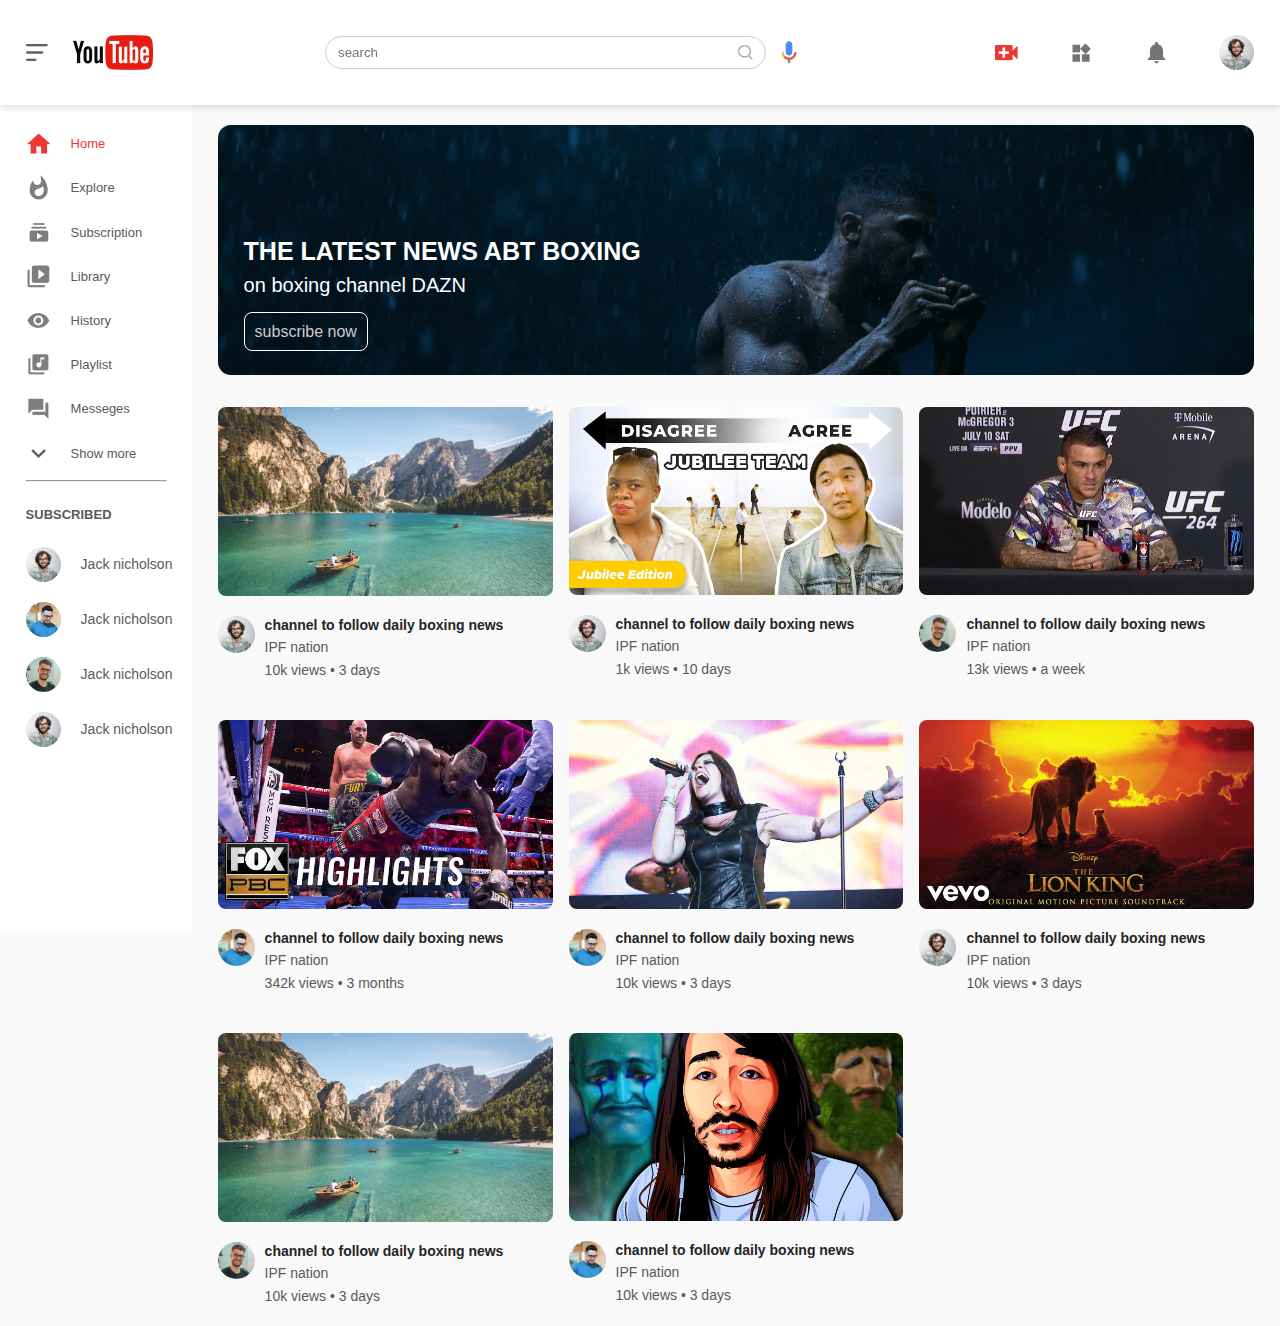
<file: index.html>
<!DOCTYPE html>
<html lang="en">
<head>
    <meta charset="UTF-8">
    <meta http-equiv="X-UA-Compatible" content="IE=edge">
    <meta name="viewport" content="width=device-width, initial-scale=1.0">
    <link rel="stylesheet" href="styles.css">
    <title>Document</title>
</head>
<body>
    <nav class="flex-nav">
        <div class="nav-left flex-nav">
            <img src="img/menu.png" class="menu-icon" alt="">
            <img src="img/logo1.png" class="logo" alt="">
        </div>

        <div class="nav-middle flex-nav">
            <div class="search-box flex-nav">
                <input type="text" placeholder="search">
                <img src="img/search.png" alt="">
            </div>
            <img class="mic-icon" src="img/voice-search.png" alt="">
        </div>

        <div class="nav-right flex-nav">
            <img src="img/upload.png" alt="">
            <img src="img/more.png" alt="">
            <img src="img/notification.png" alt="">
            <img class="user-icon" src="img/Jack.png" alt="">
        </div>
    </nav>



    <aside class="sidebar">
        <div class="short-links">
            <a href="#"><img src="img/home.png" alt=""><p>Home</p></a>
            <a href="#"><img src="img/explore.png" alt=""><p>Explore</p></a>
            <a href="#"><img src="img/subscriprion.png" alt=""><p>Subscription</p></a>
            <a href="#"><img src="img/library.png" alt=""><p>Library</p></a>
            <a href="#"><img src="img/history.png" alt=""><p>History</p></a>
            <a href="#"><img src="img/playlist.png" alt=""><p>Playlist</p></a>
            <a href="#"><img src="img/messages.png" alt=""><p>Messeges</p></a>
            <a href="#"><img src="img/show-more.png" alt=""><p>Show more</p></a>
            <hr>
        </div>

        <div class="sub-links">
            <h3>SUBSCRIBED</h3>
            <a href=""><img src="img/Jack.png" alt=""><p>Jack nicholson</p></a>
            <a href=""><img src="img/tom.png" alt=""><p>Jack nicholson</p></a>
            <a href=""><img src="img/simon.png" alt=""><p>Jack nicholson</p></a>
            <a href=""><img src="img/Jack.png" alt=""><p>Jack nicholson</p></a>
            
        </div>
    </aside>


    <section class="container">
        <div class="banner">
            <div class="banner-info">
                <h2>The latest news abt boxing</h2>
                <p>on boxing channel DAZN</p>
                <a href="video.html">subscribe now</a>
            </div>
        </div>

        <div class="list-container">
            <div class="vid-list">

                <a href="video.html"><img src="img/thumbnail1.png" class="thumbnail"></a>

                <div class="flex-nav">
                    <img src="img/Jack.png" alt="">

                    <div class="vid-info">
                        <a href="">channel to follow daily boxing news</a>
                        <p>IPF nation</p>
                        <p>10k views &bull; 3 days</p>
                    </div>
                </div>
            </div>


            <div class="vid-list">

                <a href="video.html"><img src="img/thum4.jpg" class="thumbnail"></a>

                <div class="flex-nav">
                    <img src="img/Jack.png" alt="">

                    <div class="vid-info">
                        <a href="">channel to follow daily boxing news</a>
                        <p>IPF nation</p>
                        <p>1k views &bull; 10 days</p>
                    </div>
                </div>
            </div>


            <div class="vid-list">

                <a href="video.html"><img src="img/post1.jpg" class="thumbnail"></a>

                <div class="flex-nav">
                    <img src="img/simon.png" alt="">

                    <div class="vid-info">
                        <a href="">channel to follow daily boxing news</a>
                        <p>IPF nation</p>
                        <p>13k views &bull; a week</p>
                    </div>
                </div>
            </div>


            <div class="vid-list">

                <a href="video.html"><img src="img/post3.jpg" class="thumbnail"></a>

                <div class="flex-nav">
                    <img src="img/tom.png" alt="">

                    <div class="vid-info">
                        <a href="">channel to follow daily boxing news</a>
                        <p>IPF nation</p>
                        <p>342k views &bull; 3 months</p>
                    </div>
                </div>
            </div>


            <div class="vid-list">

                <a href="video.html"><img src="img/post2.jpg" class="thumbnail"></a>

                <div class="flex-nav">
                    <img src="img/tom.png" alt="">

                    <div class="vid-info">
                        <a href="">channel to follow daily boxing news</a>
                        <p>IPF nation</p>
                        <p>10k views &bull; 3 days</p>
                    </div>
                </div>
            </div>


            <div class="vid-list">

                <a href="video.html"><img src="img/post4.jpg" class="thumbnail"></a>

                <div class="flex-nav">
                    <img src="img/Jack.png" alt="">

                    <div class="vid-info">
                        <a href="">channel to follow daily boxing news</a>
                        <p>IPF nation</p>
                        <p>10k views &bull; 3 days</p>
                    </div>
                </div>
            </div>


            <div class="vid-list">

                <a href="video.html"><img src="img/thumbnail1.png" class="thumbnail"></a>

                <div class="flex-nav">
                    <img src="img/simon.png" alt="">

                    <div class="vid-info">
                        <a href="">channel to follow daily boxing news</a>
                        <p>IPF nation</p>
                        <p>10k views &bull; 3 days</p>
                    </div>
                </div>
            </div>


            <div class="vid-list">

                <a href="video.html"><img src="img/post5.jpg" class="thumbnail"></a>

                <div class="flex-nav">
                    <img src="img/tom.png" alt="">

                    <div class="vid-info">
                        <a href="">channel to follow daily boxing news</a>
                        <p>IPF nation</p>
                        <p>10k views &bull; 3 days</p>
                    </div>
                </div>
            </div>

            
        </div>
    </section>

    <script src="main.js"></script>
</body>
</html>
</file>
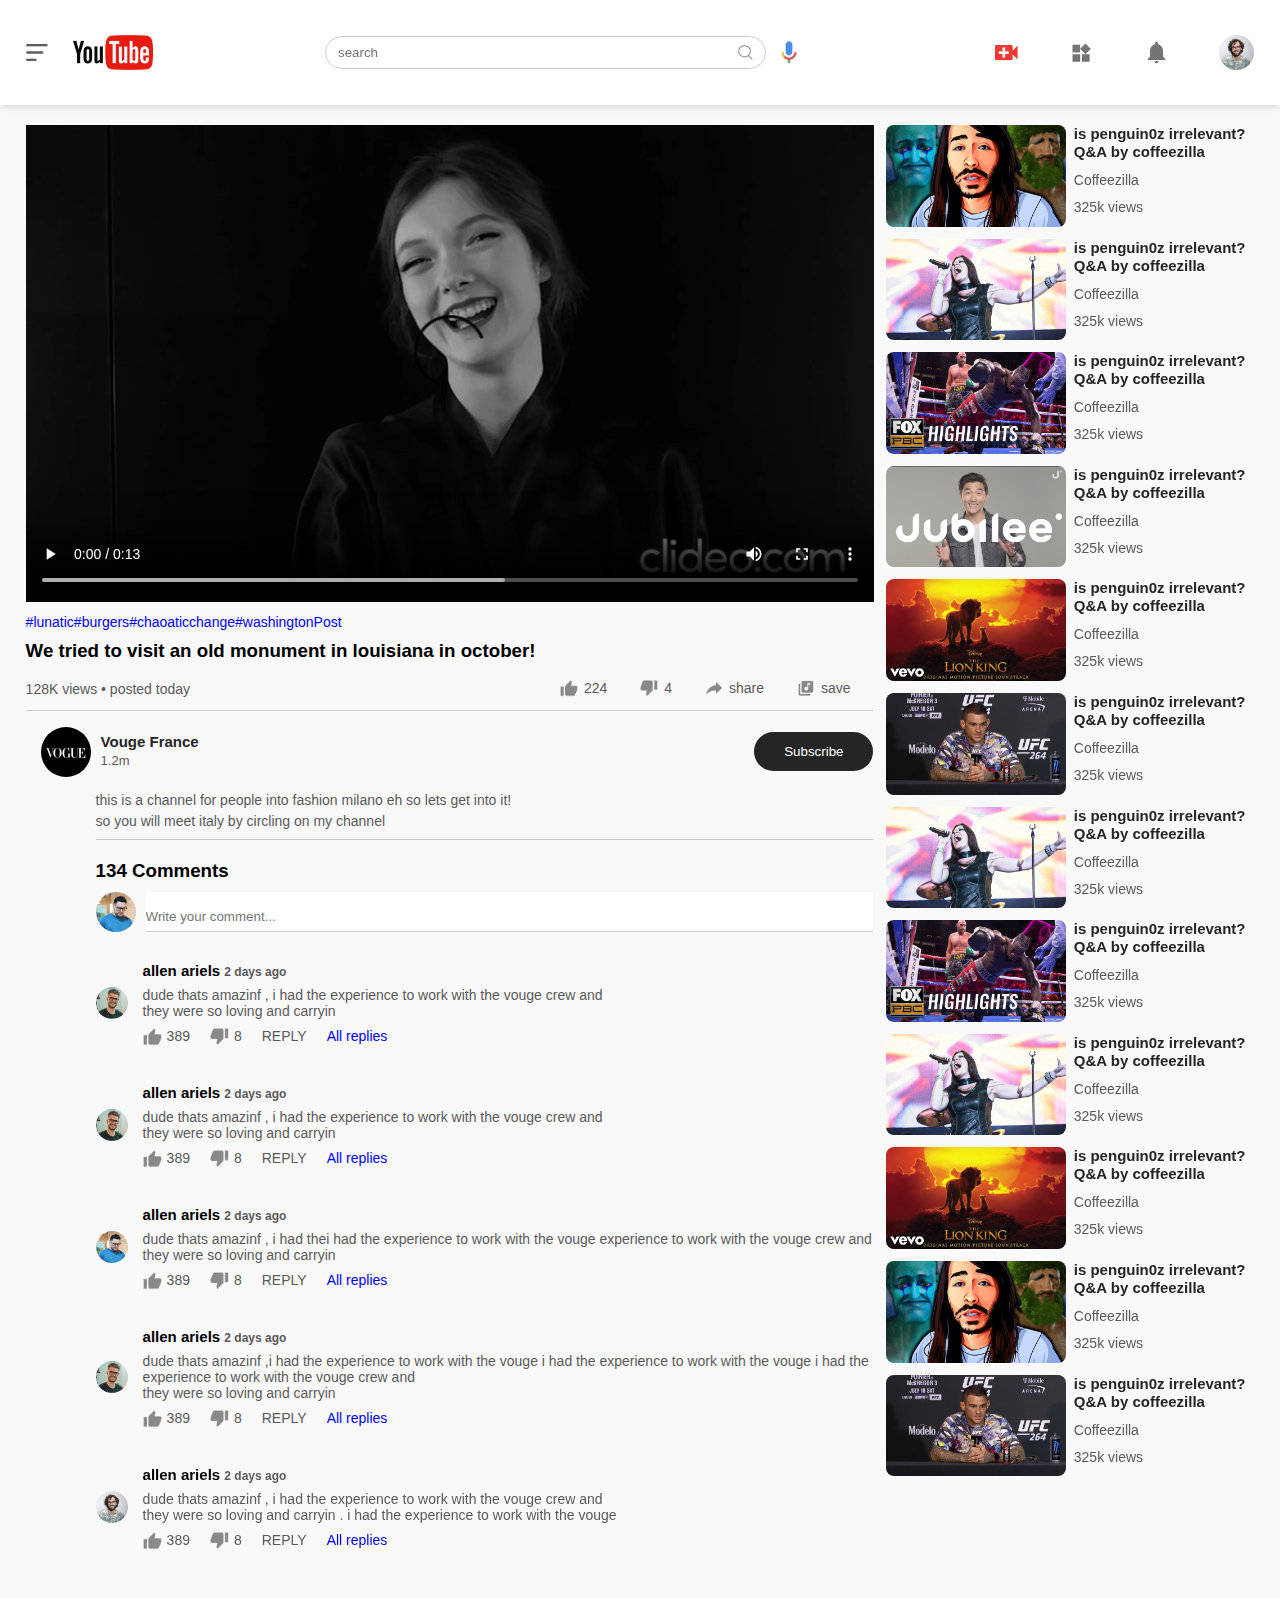
<file: video.html>
<!DOCTYPE html>
<html lang="en">
<head>
    <meta charset="UTF-8">
    <meta http-equiv="X-UA-Compatible" content="IE=edge">
    <meta name="viewport" content="width=device-width, initial-scale=1.0">
    <link rel="stylesheet" href="styles.css">
    <title>Document</title>
</head>
<body>
    <nav class="flex-nav">
        <div class="nav-left flex-nav">
            <img src="img/menu.png" class="menu-icon" alt="">
            <img src="img/logo1.png" class="logo" alt="">
        </div>

        <div class="nav-middle flex-nav">
            <div class="search-box flex-nav">
                <input type="text" placeholder="search">
                <img src="img/search.png" alt="">
            </div>
            <img class="mic-icon" src="img/voice-search.png" alt="">
        </div>

        <div class="nav-right flex-nav">
            <img src="img/upload.png" alt="">
            <img src="img/more.png" alt="">
            <img src="img/notification.png" alt="">
            <img class="user-icon" src="img/Jack.png" alt="">
        </div>
    </nav>

    <div class="container play-container">
        <div class="row">
            <div class="play-video ">
                <video controls autoplay src="img/vouge.mp4"></video>


                <div class="video-tags">
                    <a href="#">#lunatic</a><a href="#">#burgers</a><a href="#">#chaoaticchange</a><a href="#">#washingtonPost</a>
                </div>
    
                <h3>We tried to visit an old monument in louisiana in october!</h3>

                <div class="play-video-info">
                    <p>128K views &bull; posted today</p>
                    <div class="video-icons">
                        <a href="#"><img src="img/like.png" alt=""> <p>224</p> </a>
                        <a href="#"><img src="img/dislike.png" alt=""><p>4</p></a>
                        <a href="#"><img src="img/share.png" alt=""> <p>share</p> </a>
                        <a href="#"><img src="img/save.png" alt=""> <p>save</p> </a>

                    </div>
                </div>

                <hr>

                <div class="publisher">
                    <img src="img/Vogue-Logo.jpeg" alt="">

                    <div class="account-info">
                        <p>Vouge France</p>
                        <span>1.2m</span>
                    </div>

                    <button type="button">Subscribe</button>
                </div>

                <div class="vid-des">
                    <p>this is a channel for people into fashion milano eh so lets get into it!</p>
                    <p>so you will meet italy by circling on my channel</p>
                    <hr>

                    <h3>134 Comments</h3>

                    <div class="add-comments">
                        <img src="img/tom.png" alt="">

                        <input type="text" placeholder="Write your comment...">
                    </div>
                    <div class="old-comments">

                        <img src="img/simon.png" alt="">

                        <div class="comment"> 

                            <h3>allen ariels <span>2 days ago</span></h3>

                            <p>dude thats amazinf , i had the experience to work with the vouge crew and<br>
                            they were so loving and carryin</p>


                            <div class="comment-action">
                                <img src="img/like.png" alt="">
                                <span>389</span>
                                <img src="img/dislike.png" alt="">
                                <span>8</span>
                                <span>REPLY</span>
                                <a href="">All replies</a>
                            </div>

                        </div>
                       

                    </div>



                    <div class="old-comments">

                        <img src="img/simon.png" alt="">

                        <div class="comment"> 

                            <h3>allen ariels <span>2 days ago</span></h3>

                            <p>dude thats amazinf , i had the experience to work with the vouge crew and<br>
                            they were so loving and carryin</p>

                            <div class="comment-action">
                                <img src="img/like.png" alt="">
                                <span>389</span>
                                <img src="img/dislike.png" alt="">
                                <span>8</span>
                                <span>REPLY</span>
                                <a href="">All replies</a>
                            </div>

                        </div>
                       

                    </div>


                    <div class="old-comments">

                        <img src="img/tom.png" alt="">

                        <div class="comment"> 

                            <h3>allen ariels <span>2 days ago</span></h3>

                            <p>dude thats amazinf , i had thei had the experience to work with the vouge experience to work with the vouge crew and<br>
                            they were so loving and carryin</p>

                            <div class="comment-action">
                                <img src="img/like.png" alt="">
                                <span>389</span>
                                <img src="img/dislike.png" alt="">
                                <span>8</span>
                                <span>REPLY</span>
                                <a href="">All replies</a>
                            </div>

                        </div>
                       

                    </div>

                    <div class="old-comments">

                        <img src="img/simon.png" alt="">

                        <div class="comment"> 

                            <h3>allen ariels <span>2 days ago</span></h3>

                            <p>dude thats amazinf ,i had the experience to work with the vouge i had the experience to work with the vouge i had the experience to work with the vouge crew and<br>
                            they were so loving and carryin</p>

                            <div class="comment-action">
                                <img src="img/like.png" alt="">
                                <span>389</span>
                                <img src="img/dislike.png" alt="">
                                <span>8</span>
                                <span>REPLY</span>
                                <a href="">All replies</a>
                            </div>

                        </div>
                       

                    </div>


                    <div class="old-comments">

                        <img src="img/Jack.png" alt="">

                        <div class="comment"> 

                            <h3>allen ariels <span>2 days ago</span></h3>

                            <p>dude thats amazinf , i had the experience to work with the vouge crew and<br>
                            they were so loving and carryin . i had the experience to work with the vouge</p>

                            <div class="comment-action">
                                <img src="img/like.png" alt="">
                                <span>389</span>
                                <img src="img/dislike.png" alt="">
                                <span>8</span>
                                <span>REPLY</span>
                                <a href="">All replies</a>
                            </div>

                        </div>
                       

                    </div>

                </div>
            </div>
            

            <div class="right-sidebar">
                <div class="side-video-list">

                    <a href="#" class="small-thumbnail"><img src="img/post5.jpg" alt="">
                    </a>

                    <div class="vid-info">
                        <a href="">is penguin0z irrelevant? Q&A by coffeezilla</a>
                        <p>Coffeezilla</p>
                        <p>325k views</p>
                    </div>
                </div>


                <div class="side-video-list">

                    <a href="#" class="small-thumbnail"><img src="img/post2.jpg" alt="">
                    </a>

                    <div class="vid-info">
                        <a href="">is penguin0z irrelevant? Q&A by coffeezilla</a>
                        <p>Coffeezilla</p>
                        <p>325k views</p>
                    </div>
                </div>



                <div class="side-video-list">

                    <a href="#" class="small-thumbnail"><img src="img/post3.jpg" alt="">
                    </a>

                    <div class="vid-info">
                        <a href="">is penguin0z irrelevant? Q&A by coffeezilla</a>
                        <p>Coffeezilla</p>
                        <p>325k views</p>
                    </div>
                </div>



                <div class="side-video-list">

                    <a href="#" class="small-thumbnail"><img src="img/thum5.jpg" alt="">
                    </a>

                    <div class="vid-info">
                        <a href="">is penguin0z irrelevant? Q&A by coffeezilla</a>
                        <p>Coffeezilla</p>
                        <p>325k views</p>
                    </div>
                </div>



                <div class="side-video-list">

                    <a href="#" class="small-thumbnail"><img src="img/post4.jpg" alt="">
                    </a>

                    <div class="vid-info">
                        <a href="">is penguin0z irrelevant? Q&A by coffeezilla</a>
                        <p>Coffeezilla</p>
                        <p>325k views</p>
                    </div>
                </div>



                <div class="side-video-list">

                    <a href="#" class="small-thumbnail"><img src="img/post1.jpg" alt="">
                    </a>

                    <div class="vid-info">
                        <a href="">is penguin0z irrelevant? Q&A by coffeezilla</a>
                        <p>Coffeezilla</p>
                        <p>325k views</p>
                    </div>
                </div>



                <div class="side-video-list">

                    <a href="#" class="small-thumbnail"><img src="img/post2.jpg" alt="">
                    </a>

                    <div class="vid-info">
                        <a href="">is penguin0z irrelevant? Q&A by coffeezilla</a>
                        <p>Coffeezilla</p>
                        <p>325k views</p>
                    </div>
                </div>


                <div class="side-video-list">

                    <a href="#" class="small-thumbnail"><img src="img/post3.jpg" alt="">
                    </a>

                    <div class="vid-info">
                        <a href="">is penguin0z irrelevant? Q&A by coffeezilla</a>
                        <p>Coffeezilla</p>
                        <p>325k views</p>
                    </div>
                </div>


                <div class="side-video-list">

                    <a href="#" class="small-thumbnail"><img src="img/post2.jpg" alt="">
                    </a>

                    <div class="vid-info">
                        <a href="">is penguin0z irrelevant? Q&A by coffeezilla</a>
                        <p>Coffeezilla</p>
                        <p>325k views</p>
                    </div>
                </div>



                <div class="side-video-list">

                    <a href="#" class="small-thumbnail"><img src="img/post4.jpg" alt="">
                    </a>

                    <div class="vid-info">
                        <a href="">is penguin0z irrelevant? Q&A by coffeezilla</a>
                        <p>Coffeezilla</p>
                        <p>325k views</p>
                    </div>
                </div>



                <div class="side-video-list">

                    <a href="#" class="small-thumbnail"><img src="img/post5.jpg" alt="">
                    </a>

                    <div class="vid-info">
                        <a href="">is penguin0z irrelevant? Q&A by coffeezilla</a>
                        <p>Coffeezilla</p>
                        <p>325k views</p>
                    </div>
                </div>



                <div class="side-video-list">

                    <a href="#" class="small-thumbnail"><img src="img/post1.jpg" alt="">
                    </a>

                    <div class="vid-info">
                        <a href="">is penguin0z irrelevant? Q&A by coffeezilla</a>
                        <p>Coffeezilla</p>
                        <p>325k views</p>
                    </div>
                </div>
            </div>
        </div>
    </div>
</body>
</html>
</file>
<file: styles.css>
*{
    margin: 0;
    padding: 0;
    box-sizing: border-box;
    list-style: none;
    text-decoration: none;
    font-family: poppins , sans-serif;
}

a{
    color:#5a5a5a;
}

img{
    height: 100%;
    cursor: pointer;
}


.flex-nav{

    display: flex;
    align-items: center;
}


nav{
    width: 100%;
    padding: 10px 2%;
    justify-content: space-between;
    box-shadow: 0 0 10px rgba(0, 0, 0, 0.2) ;
    position: sticky;
    top:0;
    z-index: 43200;
    background-color: #fff;
}

.nav-right img{

    width: 25px;
    margin:25px; /*here it gives spaces between items in the div */
}

.nav-right .user-icon{
    width: 35px;
    border-radius: 50%;
    margin-right: 0;
}


.nav-left .menu-icon{

    width: 22px;
    margin-right: 25px;
}

.nav-left .logo{

    width:80px ;
}

.nav-middle .mic-icon{
    width: 16px;
}

.nav-middle .search-box{

    border: 1px solid #ccc;
    margin-right: 15px;
    padding: 8px 12px;
    border-radius: 25px;
}

.nav-middle .search-box input{

    border: 0;
    outline: 0;
    background: transparent;
    width: 400px;
}

.nav-middle .search-box img{

    width: 15px;
}


aside{

    width: 15%;
    height: 100vh;
    position: fixed;
    top: 2rem;
    padding-left: 2%;
    padding-top: 80px;
    background: #fff;
    overflow-y: scroll;


}




aside .short-links a {
    display: flex;
    margin-bottom: 20x;
    align-items: center;
    width: fit-content;
    flex-wrap: wrap;
    padding-top: 1.2rem;

}
aside .short-links img{
    width: 25px;
    margin-right: 20px;
}


aside .short-links p{

    font-size: 13px;
}

aside .short-links a:first-child{

    color: #ed3833;
}

aside .short-links hr{
    margin-top: 14px;
    width: 85%;
    background: #ccc;
    height: 1px;
}



.sub-links a{

    display: flex;
    align-items: center;
    margin-bottom: 20px;
    width: fit-content;
    flex-wrap: wrap;
}


.sub-links h3{
    font-size: 13px;
    margin: 25px 0;
    color: #5a5a5a;
}

.sub-links a img{

    width: 35px;
    border-radius: 50%;
    margin-right: 20px;
}


.sub-links a p{

    font-size: 14px;
}


.small-sidebar{

    width: 5%;
}


.small-sidebar a p{

    display: none;
}


.small-sidebar h3{

    display: none;
}


.small-sidebar hr{

    display: none;
}











.container{
    width: 100%;
    background: #f9f9f9;
    padding: 20px 2% 20px 17%;
}




.large-container{

    padding-left:12%;
}
.banner{

    width: 100%;
    background-image: url(img/R02.jpeg);
    background-size: cover;
    border-radius: 13px;
    height: 250px;
    color: #fff;
    position: relative;
    z-index: 23;
}

.banner-info{
    position: absolute;
    width: 100%;
    bottom: 10px;
    left: 10px;
    padding-bottom: 1.5rem;
    padding-left: 1rem;


}

.banner-info h2{

    font-size: 25px;
    text-transform: uppercase;
    padding-bottom: 8px;
}

.banner-info p {

    font-size: 20px;
    font-weight: 400;
    padding-bottom: 26px;
}


.banner-info a{

    color: #ccc;
    background: transparent;
    border: 1px solid #fff;
    border-radius: 8px;
    padding: 10px;
    transition: all 200ms ease;
    font-weight: 500;

}

.banner-info a:hover{

    background-color: #fff;
    color: #252525;
}


.list-container{
    display: grid;
    grid-template-columns: repeat(auto-fit , minmax(250px , 1fr));
    grid-column-gap: 16px;
    grid-row-gap: 40px;
    margin-top: 2rem;
}

.vid-list .thumbnail{
    width: 100%;
    border-radius: 8px;
    height: auto;
}

.vid-list .flex-nav{

    align-items: flex-start;
    margin-top: 1rem;
}

.vid-list .flex-nav img{

    width: 37px;
    border-radius: 50%;
    margin-right: 10px;

}

.vid-list .vid-info a{

    font-size: 14px;
    font-weight: 600;
    color: #252525;
    padding-bottom: 8px;
}


.vid-list .vid-info p{
    padding-top: 5px;
    font-size: 14px;
    color: #5a5a5a;
    margin-bottom: 2px;

}


@media (max-width : 900px) {

    .menu-icon{
        display: none;
    }
   
    .sidebar{

        display: none;
    }
    
    .container , .large-container{

        padding-left: 5%;
        padding-right: 5%;
    }

    .nav-middle .search-box input{

        width : 300px
    }


    .nav-middle .mic-icon{

        display: none;
    }

    .nav-left .logo{
        width: 120px;
    }

   .nav-right img{

    display: none;
   }

   .nav-right .user-icon{

    display: block;
   }
}



@media (max-width : 393px){


    nav .nav-middle .search-box{

        width: 120px;
    }

    nav .nav-left .logo{

        width: 80px;
    }
}













.play-container{

    padding-left: 2%;
}


.row{

    display: flex;
    justify-content: space-between;
    flex-wrap: wrap;
}


.play-video{

    flex-basis: 69%;
}


.right-sidebar{

    flex-basis: 30%;
}

.play-video video{

    width: 100%;
}
.right-sidebar .side-video-list{

    display: flex;
    justify-content: space-between;
    margin-bottom: 8px;
}
.right-sidebar .side-video-list img{

    width: 100%;
    height: auto;
    border-radius: 8px;
}

.right-sidebar .small-thumbnail{

    flex-basis: 49%;
}

.right-sidebar  .vid-info{

    flex-basis: 49%;
}

.right-sidebar  .vid-info a{
    font-weight: 600;
    font-size: 15px;
    color: #252525;
}

.right-sidebar  .vid-info p{
    padding-top: 5px;
    font-size: 14px;
    color: #5a5a5a;
    margin-top: 6px;
}

.play-video .video-tags{
    margin-top: 8px;
    font-size: 14px;
}

.video-tags a {

    color: #0000ff;

}
.play-video h3{

    padding-top: 10px;
}


.play-video-info{
    width: 100%;
    display: flex;
    align-items: center;
    justify-content: space-between;
    flex-wrap: wrap;
    margin-top: 17px;
    font-size: 14px;
    color: #5a5a5a;

}

.play-video-info .video-icons a img{

    width: 18px;
    margin-left: 14px;

}

.play-video-info .video-icons{

    margin-right: 23px;
}
.play-video-info .video-icons a{
   display: inline-flex;
   align-items: center;
   margin-left: 15px;
}

.play-video-info .video-icons a p{

    margin-left: 6px;
}

.play-video hr{

    border : 0;
    height: 1px;
    background-color: #ccc;
    margin: 10px 0;
}

.publisher{
    margin-top: 1rem;
    display: flex;
    align-items: center;
    gap: 10px;
}

.publisher .account-info{

    flex: 1;
    line-height: 18px;
}
.publisher img{

    border-radius: 50%;
    width: 50px;
    margin-left: 15px;
}

.publisher .account-info p{

    font-weight: 600;
    color: #252525;
    font-size: 15px;
}

.publisher .account-info span{

    font-size: 13px;
    color: #5a5a5a;
}

.publisher button{

    background-color: #252525;
    color: #fff;
    padding: 12px 30px;
    border: none;
    border-radius: 20px;
    cursor: pointer;
}

.vid-des{

    padding-left:70px;

    margin: 15px 0;
}

.vid-des p{

    color: #5a5a5a;
    margin-bottom: 5px;
    font-size: 14px;
}
.add-comments{

    display: flex;
    margin-top: 10px;

}
.add-comments img{

    width: 40px;
    border-radius: 50%;
    margin-right: 10px ;
}

.add-comments input{

    border: 0;
    outline: 0;
    border-bottom: 1px solid #ccc;
    width: 100%;
    padding-top: 10px;
}

.old-comments{

    display: flex;
    align-items: center;
    margin: 20px 0;
}

.old-comments img{

    margin-right: 15px;
    border-radius: 50%;
    width: 32px;
}


.old-comments .comment h3{

    font-size: 15px;

}

.old-comments .comment h3 span{
    color: #5a5a5a;
    font-size: 12px;
    
}

.old-comments .comment p{
    margin-top: 0.5rem;
}


.old-comments .comment .comment-action{

    display: flex;
    align-items: center;
    margin: 8px 0;
    font-size: 14px;
}

.old-comments .comment .comment-action img{

    width: 19px;
    border-radius: 0;
    margin-right: 5px;
}

.old-comments .comment .comment-action span{

    margin-right: 20px;
    color: #5a5a5a;
}

.old-comments .comment .comment-action a{

    color: #0000ff;

}


@media (max-width : 900px){

    .play-video{

        flex-basis: 100%;
    }

    .right-sidebar{

    flex-basis: 100%;
}

.play-container{

    padding-left: 5%;
}

.vid-des{

    padding-left: 0;
}


.play-video .play-video-info a{

    margin-left: 0;
    margin-right: 15px;
    margin-top: 15px;
}


.right-sidebar  .vid-info a{

    font-size: 19px;
}

.right-sidebar {

    margin-top: 2rem;
}

.right-sidebar  .vid-info p{

    font-size: 17px;
}


.side-video-list:first-child{

    border-top: #ccc solid 1px;
    padding-top: 1rem;
}
}
</file>
